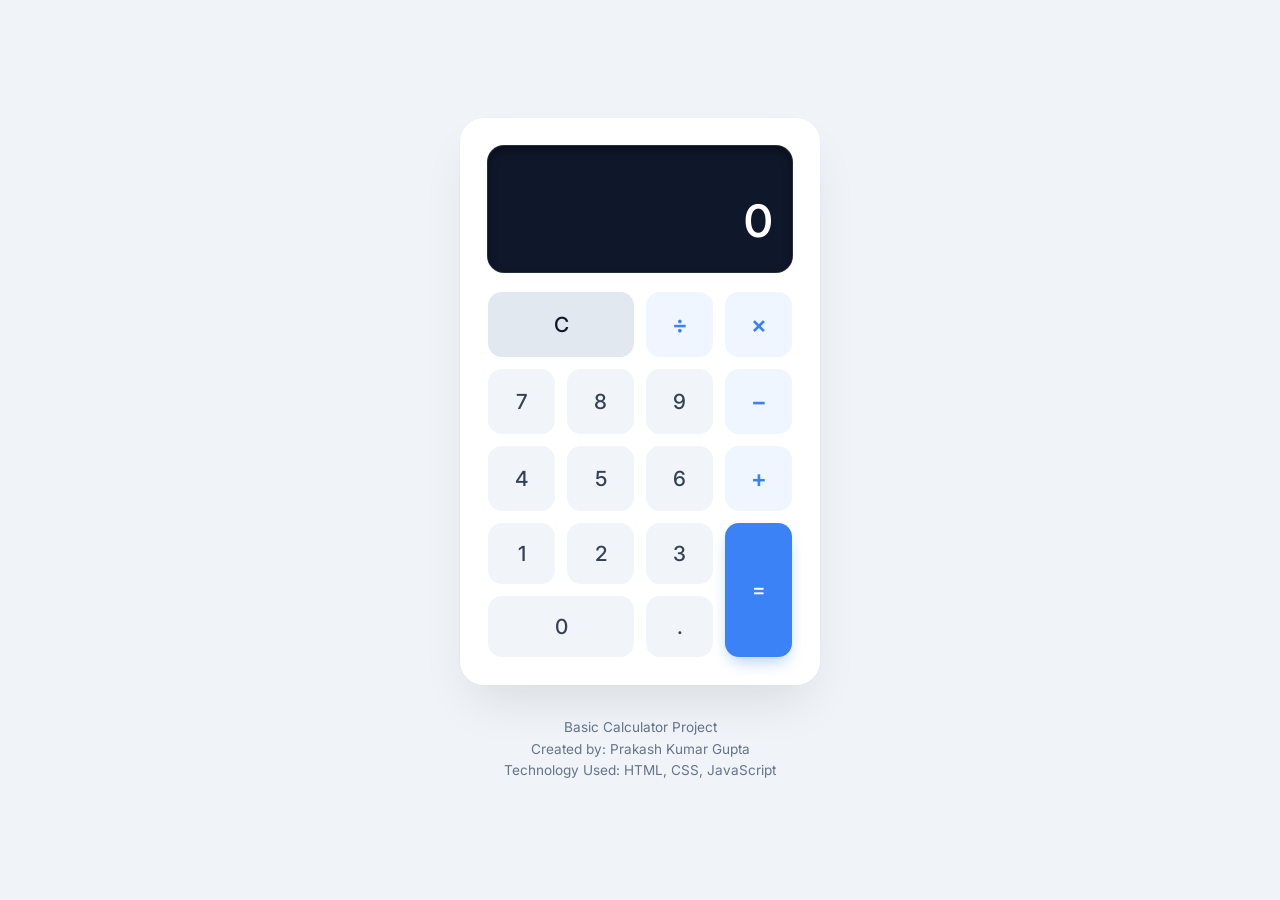
<file: Calculator/index.html>
<!DOCTYPE html>
<html lang="en">

<head>
    <meta charset="UTF-8">
    <meta name="viewport" content="width=device-width, initial-scale=1.0">
    <title>Basic Calculator</title>
    <meta name="description" content="A clean, modern basic calculator application.">
    <link rel="stylesheet" href="style.css">
    <link rel="preconnect" href="https://fonts.googleapis.com">
    <link rel="preconnect" href="https://fonts.gstatic.com" crossorigin>
    <link href="https://fonts.googleapis.com/css2?family=Inter:wght@300;400;500;600&display=swap" rel="stylesheet">
</head>

<body>
    <div class="calculator" id="calculator">
        <div class="display">
            <div class="previous-operand" id="previous-operand"></div>
            <div class="current-operand" id="current-operand">0</div>
        </div>
        <div class="keypad">
            <button class="btn action clear" id="clear" data-clear>C</button>
            <button class="btn operator" id="divide" data-operation>÷</button>
            <button class="btn operator" id="multiply" data-operation>×</button>

            <button class="btn" data-number>7</button>
            <button class="btn" data-number>8</button>
            <button class="btn" data-number>9</button>
            <button class="btn operator" id="subtract" data-operation>−</button>

            <button class="btn" data-number>4</button>
            <button class="btn" data-number>5</button>
            <button class="btn" data-number>6</button>
            <button class="btn operator" id="add" data-operation>+</button>

            <button class="btn" data-number>1</button>
            <button class="btn" data-number>2</button>
            <button class="btn" data-number>3</button>
            <button class="btn equals" id="equals" data-equals>=</button>

            <button class="btn zero" data-number>0</button>
            <button class="btn" data-number>.</button>
        </div>
    </div>

    <footer class="calculator-footer">
        <p>Basic Calculator Project</p>
        <p>Created by: Prakash Kumar Gupta</p>
        <p>Technology Used: HTML, CSS, JavaScript</p>
    </footer>

    <script src="script.js"></script>
</body>

</html>
</file>
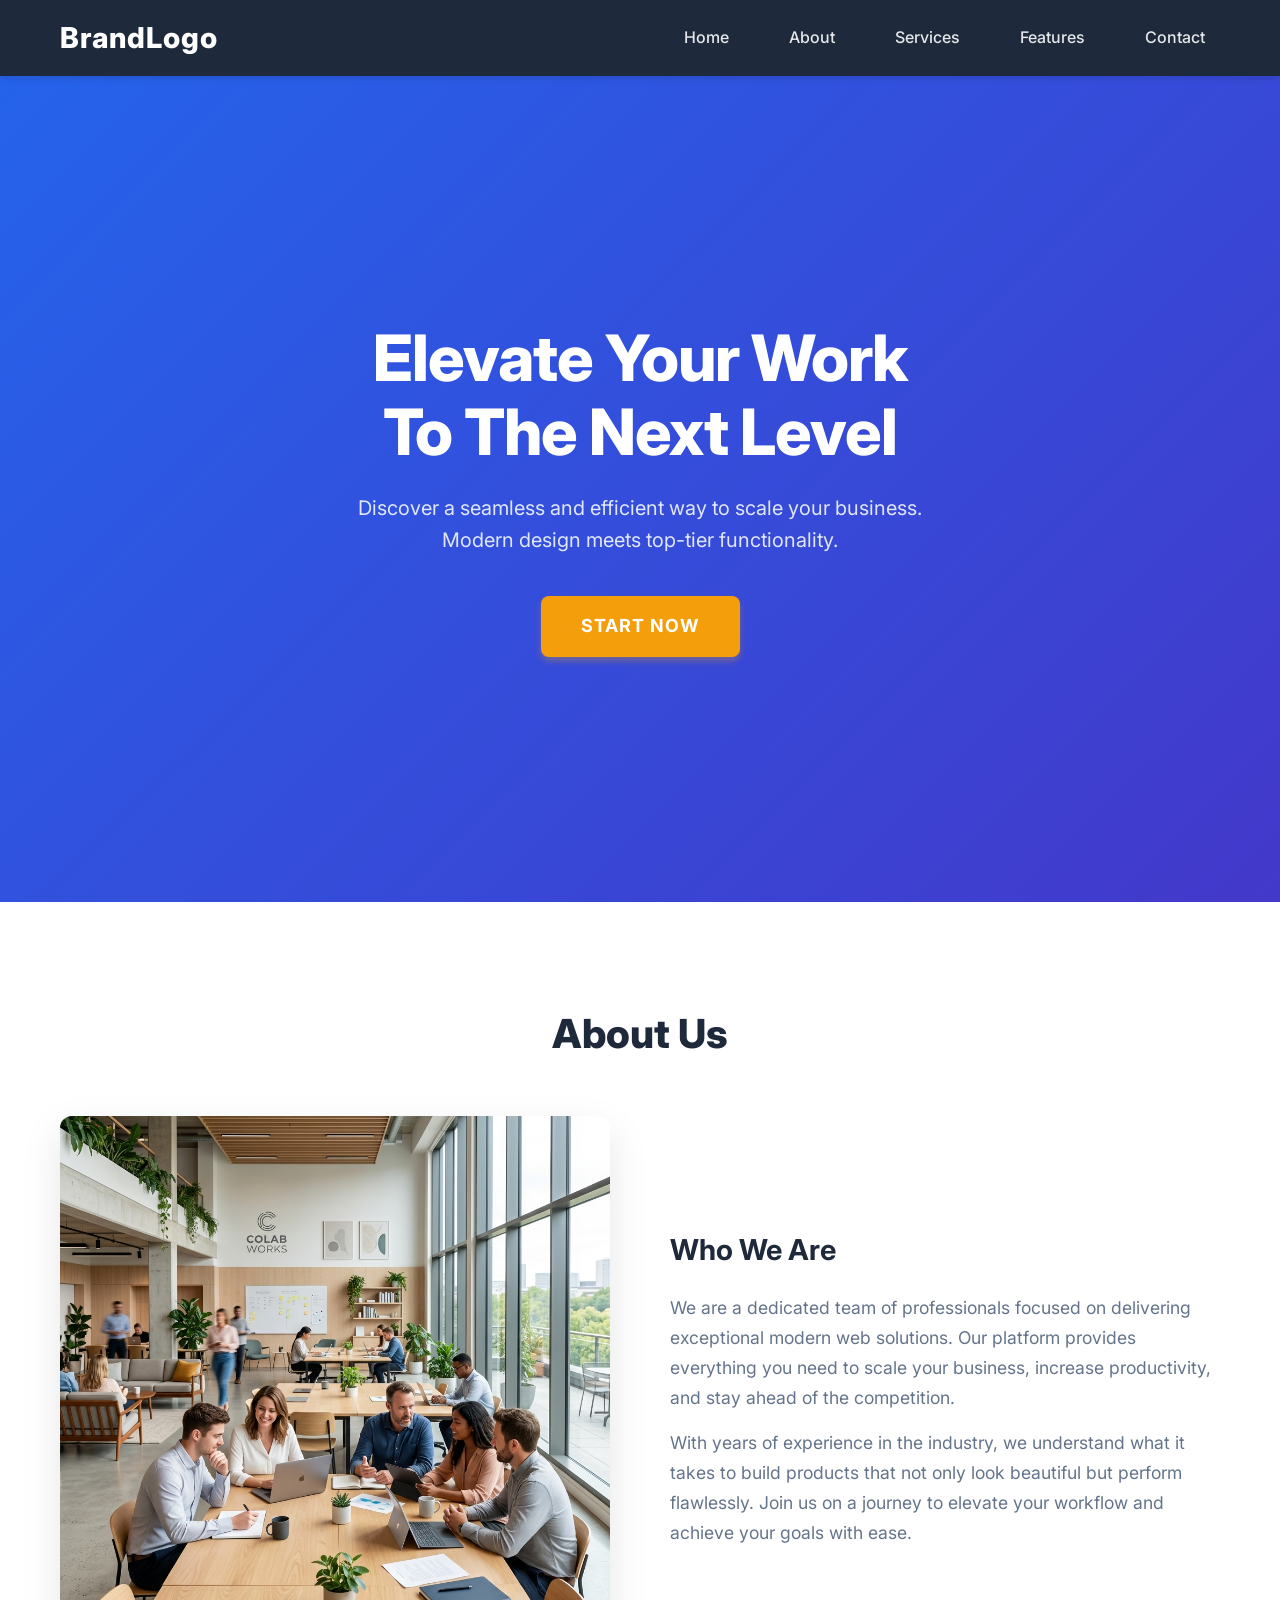
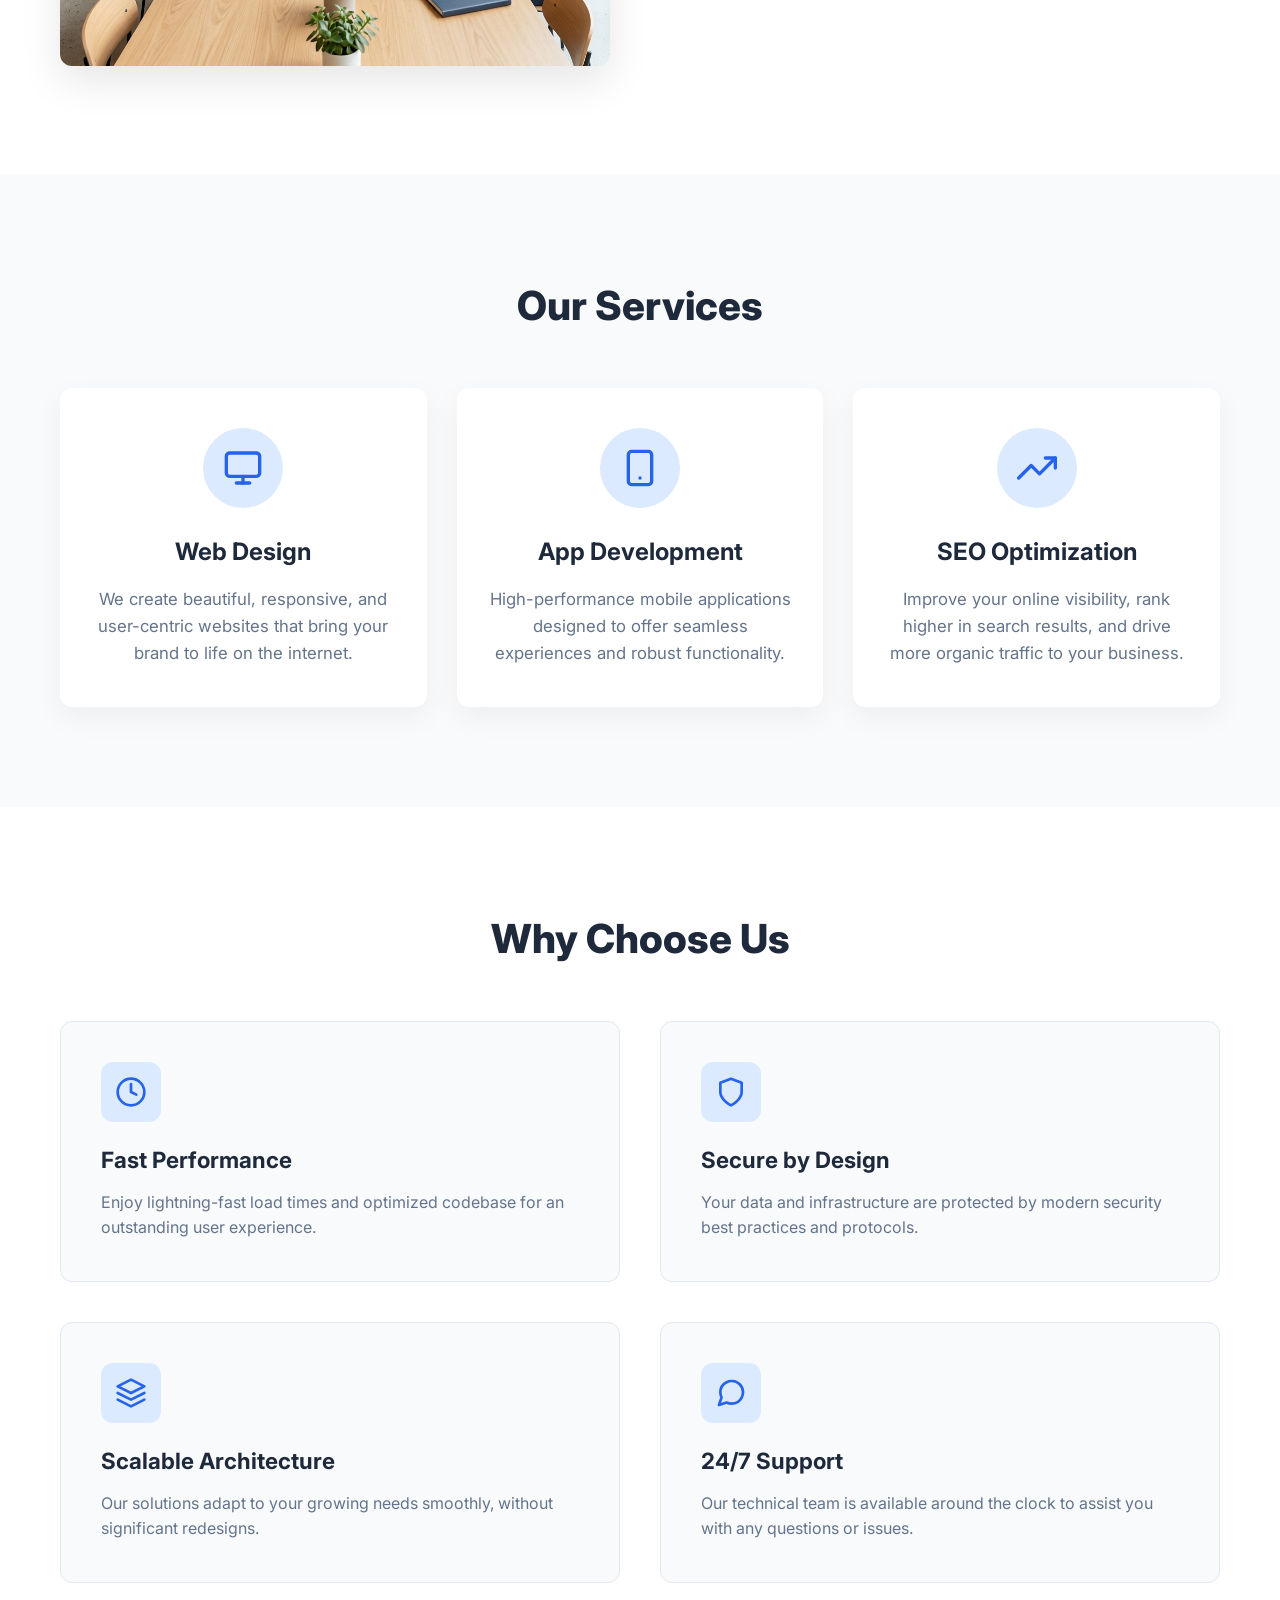
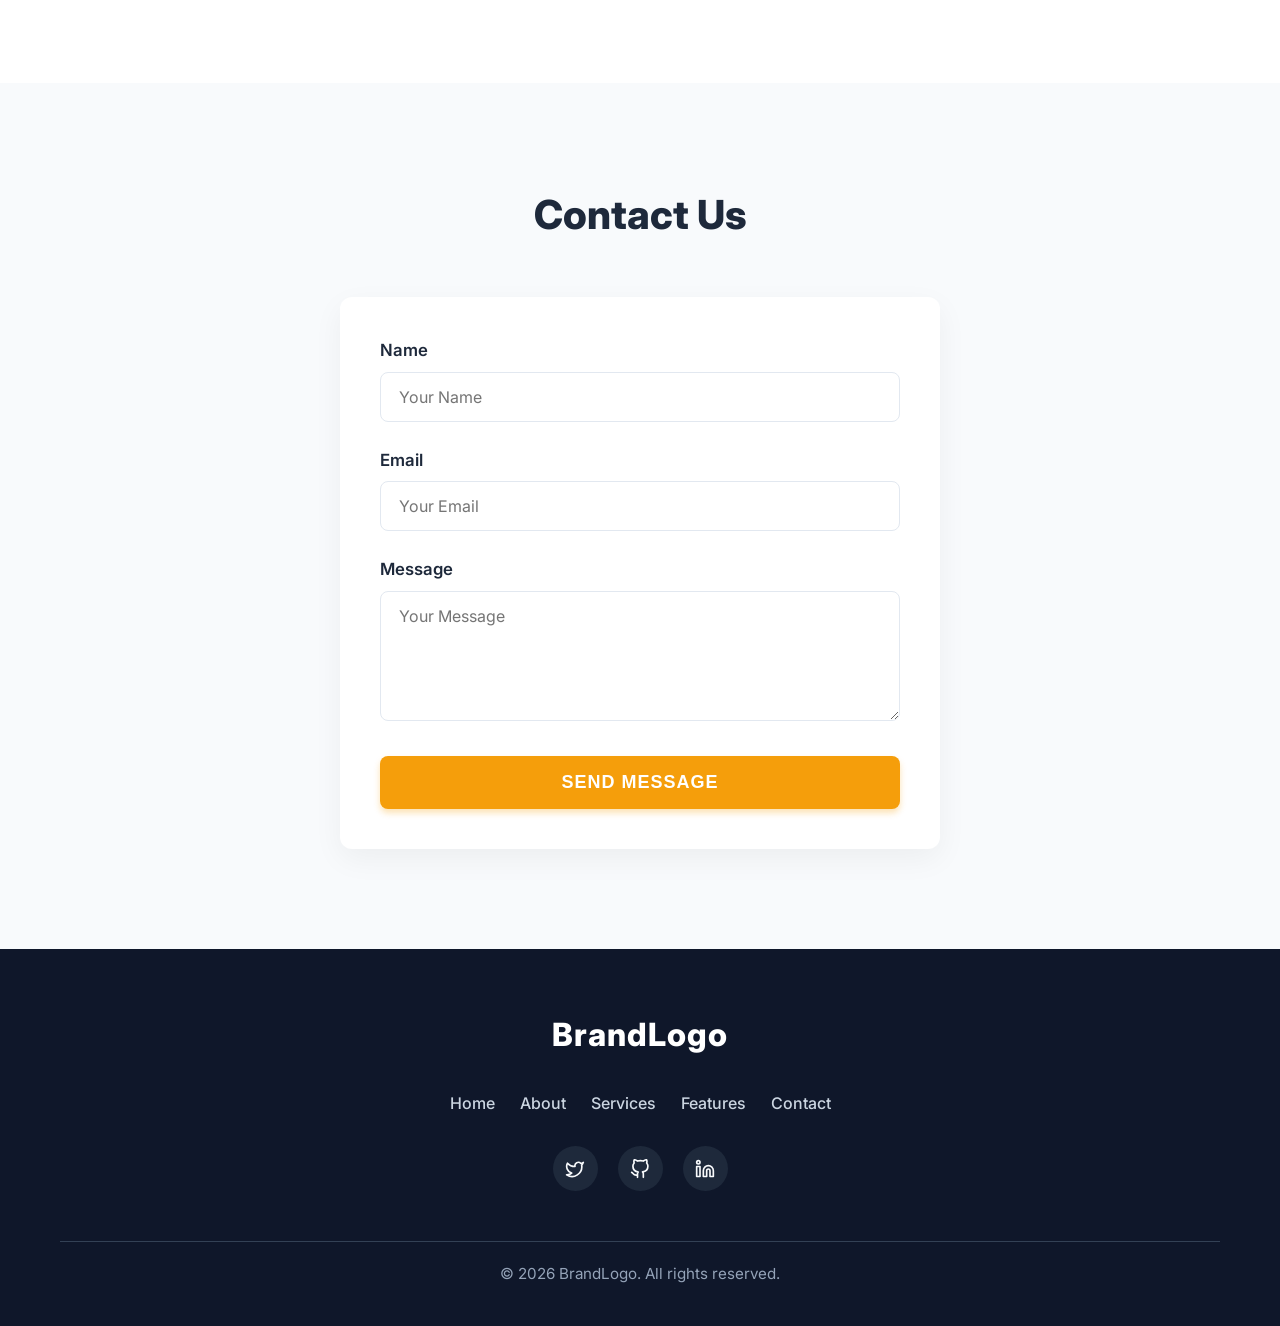
<file: Landing Page/index.html>
<!DOCTYPE html>
<html lang="en">
<head>
    <meta charset="UTF-8">
    <meta name="viewport" content="width=device-width, initial-scale=1.0">
    <title>Modern Landing Page</title>
    <!-- Add SEO Meta Tags -->
    <meta name="description" content="A beautiful and responsive modern landing page showcasing our premium standard services.">
    <!-- Font -->
    <link rel="preconnect" href="https://fonts.googleapis.com">
    <link rel="preconnect" href="https://fonts.gstatic.com" crossorigin>
    <link href="https://fonts.googleapis.com/css2?family=Inter:wght@400;500;600;800&display=swap" rel="stylesheet">
    <!-- Stylesheet -->
    <link rel="stylesheet" href="style.css">
</head>
<body>
    <header class="header" id="main-header">
        <div class="container header-content">
            <a href="#" class="logo" aria-label="BrandLogo">BrandLogo</a>

            <!-- Mobile Menu Toggle (Pure CSS) -->
            <input type="checkbox" id="nav-toggle" class="nav-toggle" aria-label="Toggle Navigation">
            <label for="nav-toggle" class="nav-toggle-label">
                <span></span>
            </label>

            <nav class="nav-menu" aria-label="Main Navigation">
                <ul class="nav-list">
                    <li><a href="#home" class="nav-link">Home</a></li>
                    <li><a href="#about" class="nav-link">About</a></li>
                    <li><a href="#services" class="nav-link">Services</a></li>
                    <li><a href="#features" class="nav-link">Features</a></li>
                    <li><a href="#contact" class="nav-link">Contact</a></li>
                </ul>
            </nav>
        </div>
    </header>

    <main>
        <section class="hero" id="home">
            <div class="container hero-content">
                <h1 class="hero-title">Elevate Your Work<br>To The Next Level</h1>
                <p class="hero-description">Discover a seamless and efficient way to scale your business. Modern design meets top-tier functionality.</p>
                <a href="#start" class="btn btn-primary" id="get-started-btn">Start Now</a>
            </div>
        </section>

        <!-- About Section -->
        <section class="about" id="about">
            <div class="container">
                <h2 class="section-title">About Us</h2>
                <div class="about-content">
                    <div class="about-image">
                        <img src="about.png" alt="Collaborative corporate team">
                    </div>
                    <div class="about-text">
                        <h3>Who We Are</h3>
                        <p>We are a dedicated team of professionals focused on delivering exceptional modern web solutions. Our platform provides everything you need to scale your business, increase productivity, and stay ahead of the competition.</p>
                        <p>With years of experience in the industry, we understand what it takes to build products that not only look beautiful but perform flawlessly. Join us on a journey to elevate your workflow and achieve your goals with ease.</p>
                    </div>
                </div>
            </div>
        </section>

        <!-- Services Section -->
        <section class="services" id="services">
            <div class="container">
                <h2 class="section-title">Our Services</h2>
                <div class="services-grid">
                    <!-- Card 1 -->
                    <div class="service-card">
                        <div class="service-icon">
                            <svg width="40" height="40" viewBox="0 0 24 24" fill="none" stroke="currentColor" stroke-width="2" stroke-linecap="round" stroke-linejoin="round">
                                <rect x="2" y="3" width="20" height="14" rx="2" ry="2"></rect>
                                <line x1="8" y1="21" x2="16" y2="21"></line>
                                <line x1="12" y1="17" x2="12" y2="21"></line>
                            </svg>
                        </div>
                        <h3>Web Design</h3>
                        <p>We create beautiful, responsive, and user-centric websites that bring your brand to life on the internet.</p>
                    </div>
                    <!-- Card 2 -->
                    <div class="service-card">
                        <div class="service-icon">
                            <svg width="40" height="40" viewBox="0 0 24 24" fill="none" stroke="currentColor" stroke-width="2" stroke-linecap="round" stroke-linejoin="round">
                                <rect x="5" y="2" width="14" height="20" rx="2" ry="2"></rect>
                                <line x1="12" y1="18" x2="12.01" y2="18"></line>
                            </svg>
                        </div>
                        <h3>App Development</h3>
                        <p>High-performance mobile applications designed to offer seamless experiences and robust functionality.</p>
                    </div>
                    <!-- Card 3 -->
                    <div class="service-card">
                        <div class="service-icon">
                            <svg width="40" height="40" viewBox="0 0 24 24" fill="none" stroke="currentColor" stroke-width="2" stroke-linecap="round" stroke-linejoin="round">
                                <polyline points="23 6 13.5 15.5 8.5 10.5 1 18"></polyline>
                                <polyline points="17 6 23 6 23 12"></polyline>
                            </svg>
                        </div>
                        <h3>SEO Optimization</h3>
                        <p>Improve your online visibility, rank higher in search results, and drive more organic traffic to your business.</p>
                    </div>
                </div>
            </div>
        </section>

        <!-- Features Section -->
        <section class="features" id="features">
            <div class="container">
                <h2 class="section-title">Why Choose Us</h2>
                <div class="features-grid">
                    <!-- Feature 1 -->
                    <div class="feature-box">
                        <div class="feature-icon">
                            <svg width="32" height="32" viewBox="0 0 24 24" fill="none" stroke="currentColor" stroke-width="2" stroke-linecap="round" stroke-linejoin="round">
                                <circle cx="12" cy="12" r="10"></circle>
                                <polyline points="12 6 12 12 16 14"></polyline>
                            </svg>
                        </div>
                        <h3>Fast Performance</h3>
                        <p>Enjoy lightning-fast load times and optimized codebase for an outstanding user experience.</p>
                    </div>
                    <!-- Feature 2 -->
                    <div class="feature-box">
                        <div class="feature-icon">
                            <svg width="32" height="32" viewBox="0 0 24 24" fill="none" stroke="currentColor" stroke-width="2" stroke-linecap="round" stroke-linejoin="round">
                                <path d="M12 22s8-4 8-10V5l-8-3-8 3v7c0 6 8 10 8 10z"></path>
                            </svg>
                        </div>
                        <h3>Secure by Design</h3>
                        <p>Your data and infrastructure are protected by modern security best practices and protocols.</p>
                    </div>
                    <!-- Feature 3 -->
                    <div class="feature-box">
                        <div class="feature-icon">
                            <svg width="32" height="32" viewBox="0 0 24 24" fill="none" stroke="currentColor" stroke-width="2" stroke-linecap="round" stroke-linejoin="round">
                                <polygon points="12 2 2 7 12 12 22 7 12 2"></polygon>
                                <polyline points="2 17 12 22 22 17"></polyline>
                                <polyline points="2 12 12 17 22 12"></polyline>
                            </svg>
                        </div>
                        <h3>Scalable Architecture</h3>
                        <p>Our solutions adapt to your growing needs smoothly, without significant redesigns.</p>
                    </div>
                    <!-- Feature 4 -->
                    <div class="feature-box">
                        <div class="feature-icon">
                            <svg width="32" height="32" viewBox="0 0 24 24" fill="none" stroke="currentColor" stroke-width="2" stroke-linecap="round" stroke-linejoin="round">
                                <path d="M21 11.5a8.38 8.38 0 0 1-.9 3.8 8.5 8.5 0 0 1-7.6 4.7 8.38 8.38 0 0 1-3.8-.9L3 21l1.9-5.7a8.38 8.38 0 0 1-.9-3.8 8.5 8.5 0 0 1 4.7-7.6 8.38 8.38 0 0 1 3.8-.9h.5a8.48 8.48 0 0 1 8 8v.5z"></path>
                            </svg>
                        </div>
                        <h3>24/7 Support</h3>
                        <p>Our technical team is available around the clock to assist you with any questions or issues.</p>
                    </div>
                </div>
            </div>
        </section>

        <!-- Contact Section -->
        <section class="contact" id="contact">
            <div class="container">
                <h2 class="section-title">Contact Us</h2>
                <div class="contact-form-container">
                    <form class="contact-form" action="#" method="POST">
                        <div class="form-group">
                            <label for="name">Name</label>
                            <input type="text" id="name" name="name" placeholder="Your Name" required>
                        </div>
                        <div class="form-group">
                            <label for="email">Email</label>
                            <input type="email" id="email" name="email" placeholder="Your Email" required>
                        </div>
                        <div class="form-group">
                            <label for="message">Message</label>
                            <textarea id="message" name="message" rows="5" placeholder="Your Message" required></textarea>
                        </div>
                        <button type="submit" class="btn btn-primary btn-submit">Send Message</button>
                    </form>
                </div>
            </div>
        </section>
    </main>

    <!-- Footer Section -->
    <footer class="footer">
        <div class="container footer-content">
            <div class="footer-logo">
                <a href="#">BrandLogo</a>
            </div>
            
            <ul class="footer-nav">
                <li><a href="#home">Home</a></li>
                <li><a href="#about">About</a></li>
                <li><a href="#services">Services</a></li>
                <li><a href="#features">Features</a></li>
                <li><a href="#contact">Contact</a></li>
            </ul>

            <div class="footer-social">
                <!-- Twitter/X Icon -->
                <a href="#" aria-label="Twitter">
                    <svg width="20" height="20" viewBox="0 0 24 24" fill="none" stroke="currentColor" stroke-width="2" stroke-linecap="round" stroke-linejoin="round">
                        <path d="M22 4s-.7 2.1-2 3.4c1.6 10-9.4 17.3-18 11.6 2.2.1 4.4-.6 6-2C3 15.5.5 9.6 3 5c2.2 2.6 5.6 4.1 9 4-.9-4.2 4-6.6 7-3.8 1.1 0 3-1.2 3-1.2z"></path>
                    </svg>
                </a>
                <!-- GitHub Icon -->
                <a href="#" aria-label="GitHub">
                    <svg width="20" height="20" viewBox="0 0 24 24" fill="none" stroke="currentColor" stroke-width="2" stroke-linecap="round" stroke-linejoin="round">
                        <path d="M9 19c-5 1.5-5-2.5-7-3m14 6v-3.87a3.37 3.37 0 0 0-.94-2.61c3.14-.35 6.44-1.54 6.44-7A5.44 5.44 0 0 0 20 4.77 5.07 5.07 0 0 0 19.91 1S18.73.65 16 2.48a13.38 13.38 0 0 0-7 0C6.27.65 5.09 1 5.09 1A5.07 5.07 0 0 0 5 4.77a5.44 5.44 0 0 0-1.5 3.78c0 5.42 3.3 6.61 6.44 7A3.37 3.37 0 0 0 9 18.13V22"></path>
                    </svg>
                </a>
                <!-- LinkedIn Icon -->
                <a href="#" aria-label="LinkedIn">
                    <svg width="20" height="20" viewBox="0 0 24 24" fill="none" stroke="currentColor" stroke-width="2" stroke-linecap="round" stroke-linejoin="round">
                        <path d="M16 8a6 6 0 0 1 6 6v7h-4v-7a2 2 0 0 0-2-2 2 2 0 0 0-2 2v7h-4v-7a6 6 0 0 1 6-6z"></path>
                        <rect x="2" y="9" width="4" height="12"></rect>
                        <circle cx="4" cy="4" r="2"></circle>
                    </svg>
                </a>
            </div>

            <div class="footer-copy">
                <p>&copy; 2026 BrandLogo. All rights reserved.</p>
            </div>
        </div>
    </footer>
</body>
</html>
</file>
<file: Calculator/style.css>
* {
    box-sizing: border-box;
    margin: 0;
    padding: 0;
    font-family: 'Inter', -apple-system, BlinkMacSystemFont, "Segoe UI", Roboto, Helvetica, Arial, sans-serif;
}

body {
    background-color: #f0f4f8; /* Light modern background */
    display: flex;
    flex-direction: column;
    justify-content: center;
    align-items: center;
    min-height: 100vh;
    color: #1e293b;
    padding: 32px 0;
}

.calculator {
    background-color: rgba(255, 255, 255, 0.95);
    backdrop-filter: blur(10px);
    border-radius: 24px;
    box-shadow: 0 25px 50px -12px rgba(0, 0, 0, 0.1), 0 0 0 1px rgba(0, 0, 0, 0.02);
    width: 360px;
    padding: 28px;
    display: flex;
    flex-direction: column;
    gap: 20px;
    transition: all 0.3s ease;
}

.display {
    background-color: #0f172a;
    border-radius: 16px;
    padding: 24px 20px;
    display: flex;
    flex-direction: column;
    align-items: flex-end;
    justify-content: space-between;
    word-wrap: break-word;
    word-break: break-all;
    box-shadow: inset 0 4px 8px rgba(0,0,0,0.4), 0 0 0 1px rgba(15, 23, 42, 0.9);
    min-height: 120px;
    width: 100%;
}

.previous-operand {
    color: #94a3b8;
    font-size: 1.1rem;
    min-height: 24px;
    font-weight: 400;
}

.current-operand {
    color: #ffffff;
    font-size: 2.8rem;
    font-weight: 600;
    letter-spacing: -1px;
}

.keypad {
    display: grid;
    grid-template-columns: repeat(4, 1fr);
    gap: 12px;
}

.btn {
    border: none;
    outline: none;
    background-color: #f1f5f9;
    color: #334155;
    font-size: 1.3rem;
    font-weight: 500;
    border-radius: 14px;
    padding: 18px 0;
    cursor: pointer;
    transition: all 0.15s cubic-bezier(0.4, 0, 0.2, 1);
    user-select: none;
    -webkit-tap-highlight-color: transparent;
    display: flex;
    justify-content: center;
    align-items: center;
}

.btn:hover {
    background-color: #e2e8f0;
    transform: translateY(-2px);
    box-shadow: 0 4px 6px -1px rgba(0, 0, 0, 0.05);
}

.btn:active {
    transform: translateY(0);
    background-color: #cbd5e1;
    box-shadow: none;
}

.btn.operator {
    background-color: #eff6ff;
    color: #3b82f6;
    font-weight: 600;
    font-size: 1.5rem;
}

.btn.operator:hover {
    background-color: #dbeafe;
}

.btn.operator:active {
    background-color: #bfdbfe;
}

.btn.action {
    color: #0f172a;
    background-color: #e2e8f0;
}

.btn.action:hover {
    background-color: #cbd5e1;
}

.btn.clear {
    grid-column: span 2;
}

.btn.equals {
    background-color: #3b82f6;
    color: white;
    grid-column: span 1;
    grid-row: span 2;
    box-shadow: 0 8px 16px -4px rgba(59, 130, 246, 0.4);
}

.btn.equals:hover {
    background-color: #2563eb;
    box-shadow: 0 10px 20px -4px rgba(59, 130, 246, 0.5);
}

.btn.equals:active {
    background-color: #1d4ed8;
    box-shadow: 0 4px 8px -2px rgba(59, 130, 246, 0.4);
}

.btn.zero {
    grid-column: span 2;
}

.calculator-footer {
    text-align: center;
    font-size: 0.85rem;
    color: #64748b;
    margin-top: 32px;
    line-height: 1.6;
}

/* Responsive adjustments for mobile screens */
@media (max-width: 480px) {
    body {
        justify-content: center;
        background-color: #ffffff;
        padding-bottom: 24px;
        padding-top: 0;
    }

    .calculator {
        width: 100%;
        height: auto;
        min-height: 85vh;
        max-height: none;
        border-radius: 0;
        padding: 32px 24px;
        box-shadow: none;
        justify-content: flex-end;
        background-color: #ffffff;
    }
    
    .display {
        flex-grow: 1;
        justify-content: flex-end;
        align-items: flex-end;
        margin-bottom: 24px;
        background-color: #0f172a;
        padding: 32px 24px;
        border-radius: 20px;
        box-shadow: inset 0 4px 8px rgba(0,0,0,0.4);
    }

    .previous-operand {
        font-size: 1.3rem;
        margin-bottom: 8px;
    }
    
    .current-operand {
        font-size: 4.5rem;
    }
    
    .keypad {
        gap: 14px;
    }
    
    .btn {
        padding: 22px 0;
        font-size: 1.5rem;
        border-radius: 16px;
    }
}
</file>
<file: Landing Page/style.css>
/* CSS Variables for Consistent Palette & Sizing */
:root {
    /* Color Palette */
    --primary: #2563eb;       /* Vivid Blue */
    --primary-dark: #1d4ed8;
    --primary-light: #dbeafe; /* Light Blue for icon backgrounds */
    
    --secondary: #f59e0b;     /* Warning/Amber */
    --secondary-dark: #d97706;
    
    --bg-main: #f8fafc;       /* Light grayish-blue for sections */
    --bg-white: #ffffff;      
    --bg-dark: #0f172a;       /* Deep slate for footer */
    --bg-dark-alt: #1e293b;   /* Slightly lighter dark for header */
    
    --text-primary: #1e293b;
    --text-muted: #64748b;
    --text-light: #f8fafc;
    --border-color: #e2e8f0;
    
    /* Typography */
    --font-stack: 'Inter', sans-serif;
    
    /* Layout & Effects */
    --transition-speed: 0.3s;
    --radius-sm: 8px;
    --radius-md: 12px;
    
    --shadow-sm: 0 4px 6px -1px rgba(0, 0, 0, 0.1);
    --shadow-md: 0 10px 30px rgba(0, 0, 0, 0.05);
    --shadow-lg: 0 15px 40px rgba(0, 0, 0, 0.1);
    --focus-ring: 0 0 0 3px rgba(37, 99, 235, 0.2);
}

/* Reset and Base Styles */
* {
    margin: 0;
    padding: 0;
    box-sizing: border-box;
}

html {
    /* Ensures clean navigation targeting avoiding element overlap */
    scroll-behavior: smooth;
    scroll-padding-top: 75px; 
}

body {
    font-family: var(--font-stack);
    color: var(--text-primary);
    line-height: 1.6;
    background-color: var(--bg-main);
    overflow-x: hidden;
}

a {
    text-decoration: none;
    color: inherit;
}

ul {
    list-style-type: none;
}

/* Container Engine */
.container {
    max-width: 1200px;
    margin: 0 auto;
    padding: 0 20px;
}

/* Header & Navigation */
.header {
    background-color: var(--bg-dark-alt);
    color: var(--bg-white);
    position: sticky;
    top: 0;
    z-index: 100;
    padding: 15px 0;
    box-shadow: var(--shadow-sm);
}

.header-content {
    display: flex;
    justify-content: space-between;
    align-items: center;
}

.logo {
    font-size: 1.8rem;
    font-weight: 800;
    color: var(--bg-white);
    letter-spacing: 1px;
}

.nav-list {
    display: flex;
    gap: 30px;
}

.nav-link {
    font-weight: 500;
    color: #e5e7eb;
    padding: 10px 15px;
    border-radius: var(--radius-sm);
    transition: background-color var(--transition-speed) ease, color var(--transition-speed) ease;
}

.nav-link:hover {
    background-color: var(--bg-dark);
    color: #60a5fa;
}

/* Top Level Buttons */
.btn {
    display: inline-block;
    padding: 16px 40px;
    font-size: 1.125rem;
    font-weight: 700;
    border-radius: var(--radius-sm);
    transition: all var(--transition-speed) ease;
    cursor: pointer;
    text-transform: uppercase;
    letter-spacing: 1px;
    text-align: center;
}

.btn-primary {
    background-color: var(--secondary);
    color: var(--bg-white);
    border: none;
    box-shadow: 0 4px 6px rgba(245, 158, 11, 0.3);
}

.btn-primary:hover {
    background-color: var(--secondary-dark);
    transform: translateY(-2px);
    box-shadow: 0 6px 12px rgba(245, 158, 11, 0.4);
}

/* Global Section Title */
.section-title {
    font-size: 2.5rem;
    font-weight: 800;
    text-align: center;
    color: var(--text-primary);
    margin-bottom: 50px;
}

/* Hero Section */
.hero {
    min-height: calc(100vh - 74px);
    display: flex;
    align-items: center;
    padding: 100px 0;
    text-align: center;
    /* Custom vibrant background kept discrete from variables to maintain richness */
    background: linear-gradient(135deg, var(--primary) 0%, #4338ca 100%);
    color: var(--bg-white);
}

.hero-content {
    display: flex;
    flex-direction: column;
    align-items: center;
    justify-content: center;
    max-width: 800px;
    margin: 0 auto;
}

.hero-title {
    font-size: 4rem;
    font-weight: 800;
    color: var(--bg-white);
    margin-bottom: 24px;
    line-height: 1.15;
    letter-spacing: -1px;
}

.hero-description {
    font-size: 1.25rem;
    color: #e0e7ff;
    margin-bottom: 40px;
    max-width: 600px;
    line-height: 1.6;
}

/* About Section */
.about {
    padding: 100px 0;
    background-color: var(--bg-white);
}

.about-content {
    display: flex;
    align-items: center;
    gap: 60px;
}

.about-image {
    flex: 1;
    position: relative;
}

.about-image img {
    width: 100%;
    border-radius: var(--radius-md);
    box-shadow: var(--shadow-lg);
    object-fit: cover;
}

.about-text {
    flex: 1;
}

.about-text h3 {
    font-size: 1.8rem;
    font-weight: 700;
    color: var(--text-primary);
    margin-bottom: 20px;
}

.about-text p {
    font-size: 1.1rem;
    color: var(--text-muted);
    margin-bottom: 15px;
    line-height: 1.7;
}

/* Services Section */
.services {
    padding: 100px 0;
    background-color: var(--bg-main);
}

.services-grid {
    display: flex;
    justify-content: space-between;
    gap: 30px;
}

.service-card {
    flex: 1;
    background-color: var(--bg-white);
    padding: 40px 30px;
    border-radius: var(--radius-md);
    box-shadow: var(--shadow-md);
    text-align: center;
    transition: transform var(--transition-speed) ease, box-shadow var(--transition-speed) ease;
}

.service-card:hover {
    transform: translateY(-10px);
    box-shadow: var(--shadow-lg);
}

.service-icon {
    width: 80px;
    height: 80px;
    margin: 0 auto 25px;
    background-color: var(--primary-light);
    color: var(--primary);
    border-radius: 50%;
    display: flex;
    align-items: center;
    justify-content: center;
}

.service-card h3 {
    font-size: 1.5rem;
    font-weight: 700;
    color: var(--text-primary);
    margin-bottom: 15px;
}

.service-card p {
    font-size: 1.05rem;
    color: var(--text-muted);
    line-height: 1.6;
}

/* Features Section */
.features {
    padding: 100px 0;
    background-color: var(--bg-white);
}

.features-grid {
    display: grid;
    grid-template-columns: repeat(2, 1fr);
    gap: 40px;
}

.feature-box {
    display: flex;
    flex-direction: column;
    align-items: flex-start;
    background-color: var(--bg-main);
    padding: 40px;
    border-radius: var(--radius-md);
    border: 1px solid var(--border-color);
    transition: transform var(--transition-speed) ease, border-color var(--transition-speed) ease, box-shadow var(--transition-speed) ease;
}

.feature-box:hover {
    transform: translateY(-8px);
    border-color: var(--primary);
    box-shadow: var(--shadow-lg);
}

.feature-icon {
    width: 60px;
    height: 60px;
    background-color: var(--primary-light);
    color: var(--primary);
    border-radius: var(--radius-md);
    display: flex;
    align-items: center;
    justify-content: center;
    margin-bottom: 20px;
}

.feature-box h3 {
    font-size: 1.4rem;
    font-weight: 700;
    color: var(--text-primary);
    margin-bottom: 12px;
}

.feature-box p {
    font-size: 1rem;
    color: var(--text-muted);
    line-height: 1.6;
}

/* Contact Section */
.contact {
    padding: 100px 0;
    background-color: var(--bg-main);
}

.contact-form-container {
    max-width: 600px;
    margin: 0 auto;
    background-color: var(--bg-white);
    padding: 40px;
    border-radius: var(--radius-md);
    box-shadow: var(--shadow-md);
}

.contact-form {
    display: flex;
    flex-direction: column;
}

.form-group {
    margin-bottom: 25px;
    display: flex;
    flex-direction: column;
    text-align: left;
}

.form-group label {
    font-size: 1.05rem;
    font-weight: 600;
    color: var(--text-primary);
    margin-bottom: 8px;
}

.form-group input,
.form-group textarea {
    width: 100%;
    padding: 14px 18px;
    font-size: 1rem;
    font-family: var(--font-stack);
    color: var(--text-primary);
    border: 1px solid var(--border-color);
    border-radius: var(--radius-sm);
    transition: border-color var(--transition-speed) ease, box-shadow var(--transition-speed) ease;
    outline: none;
}

.form-group input:focus,
.form-group textarea:focus {
    border-color: var(--primary);
    box-shadow: var(--focus-ring);
}

.btn-submit {
    width: 100%;
    margin-top: 10px;
}

/* Footer Section */
.footer {
    background-color: var(--bg-dark);
    color: var(--text-light);
    padding: 60px 0 40px;
    text-align: center;
}

.footer-content {
    display: flex;
    flex-direction: column;
    align-items: center;
    gap: 30px;
}

.footer-logo a {
    font-size: 2rem;
    font-weight: 800;
    color: var(--bg-white);
    letter-spacing: 1px;
}

.footer-nav {
    display: flex;
    gap: 25px;
    flex-wrap: wrap;
    justify-content: center;
}

.footer-nav a {
    color: #cbd5e1;
    font-weight: 500;
    transition: color var(--transition-speed) ease;
}

.footer-nav a:hover {
    color: #60a5fa;
}

.footer-social {
    display: flex;
    gap: 20px;
}

.footer-social a {
    display: flex;
    align-items: center;
    justify-content: center;
    width: 45px;
    height: 45px;
    background-color: var(--bg-dark-alt);
    color: var(--text-light);
    border-radius: 50%;
    transition: background-color var(--transition-speed) ease, transform var(--transition-speed) ease;
}

.footer-social a:hover {
    background-color: var(--primary);
    transform: translateY(-3px);
}

.footer-copy {
    margin-top: 20px;
    padding-top: 20px;
    border-top: 1px solid #334155;
    width: 100%;
    color: #94a3b8;
    font-size: 0.95rem;
}

/* Responsive CSS Restructuring & Navigation Logic */
/* Hide mobile toggle by default on Desktop */
.nav-toggle,
.nav-toggle-label {
    display: none;
}

/* Tablet Layout Constraints */
@media (max-width: 992px) {
    .container {
        padding: 0 30px;
    }
    
    .hero-title {
        font-size: 3.5rem;
    }
    
    .about-content {
        gap: 30px;
    }
}

/* Mobile Layout Constraints */
@media (max-width: 768px) {
    /* Pure CSS Hamburger Menu */
    .nav-toggle-label {
        display: flex;
        align-items: center;
        justify-content: center;
        width: 30px;
        height: 30px;
        cursor: pointer;
        position: relative;
        z-index: 200;
        margin-left: auto;
    }

    .nav-toggle-label span,
    .nav-toggle-label span::before,
    .nav-toggle-label span::after {
        display: block;
        background: var(--bg-white);
        height: 3px;
        width: 25px;
        border-radius: 2px;
        position: absolute;
        transition: transform var(--transition-speed) ease, background var(--transition-speed) ease;
    }

    .nav-toggle-label span::before {
        content: '';
        top: -8px;
    }

    .nav-toggle-label span::after {
        content: '';
        bottom: -8px;
    }

    /* Menu Hidden State */
    .nav-menu {
        position: absolute;
        top: 100%;
        left: 0;
        width: 100%;
        background-color: var(--bg-dark-alt);
        max-height: 0;
        overflow: hidden;
        transition: max-height 0.4s ease-out;
        box-shadow: var(--shadow-md);
        z-index: 150;
    }

    /* Menu Active State when Checkbox Checked */
    .nav-toggle:checked ~ .nav-menu {
        max-height: 500px;
    }

    /* Animate Hamburger to X */
    .nav-toggle:checked ~ .nav-toggle-label span {
        background: transparent;
    }

    .nav-toggle:checked ~ .nav-toggle-label span::before {
        transform: rotate(45deg);
        top: 0;
    }

    .nav-toggle:checked ~ .nav-toggle-label span::after {
        transform: rotate(-45deg);
        bottom: 0;
    }

    .nav-list {
        flex-direction: column;
        gap: 0;
        padding: 10px 0;
        text-align: center;
    }

    .nav-list li {
        width: 100%;
    }

    .nav-link {
        display: block;
        padding: 15px 0;
        border-radius: 0;
        background-color: transparent;
    }
    
    .nav-link:hover {
        background-color: var(--bg-dark);
    }

    /* Structural Section Breaks for Mobile */
    .hero {
        min-height: auto;
        padding: 50px 0 80px;
    }

    .hero-title {
        font-size: 2.8rem;
    }

    .hero-description {
        font-size: 1.1rem;
        padding: 0 15px;
    }

    .about-content {
        flex-direction: column;
        text-align: center;
        gap: 40px;
    }

    .about-image {
        max-width: 500px;
        margin: 0 auto;
    }
    
    .section-title {
        font-size: 2.2rem;
        margin-bottom: 40px;
    }

    .services-grid {
        flex-direction: column;
        gap: 30px;
    }

    .features-grid {
        grid-template-columns: 1fr;
        gap: 30px;
    }

    .contact-form-container {
        padding: 30px 20px;
    }
    
    .footer-content {
        gap: 20px;
    }
}

/* Small Mobile Viewports */
@media (max-width: 480px) {
    .container {
        padding: 0 15px;
    }

    .hero-title {
        font-size: 2.2rem;
    }
    
    .btn {
        width: 100%;
        padding: 14px 20px;
    }
}
</file>
